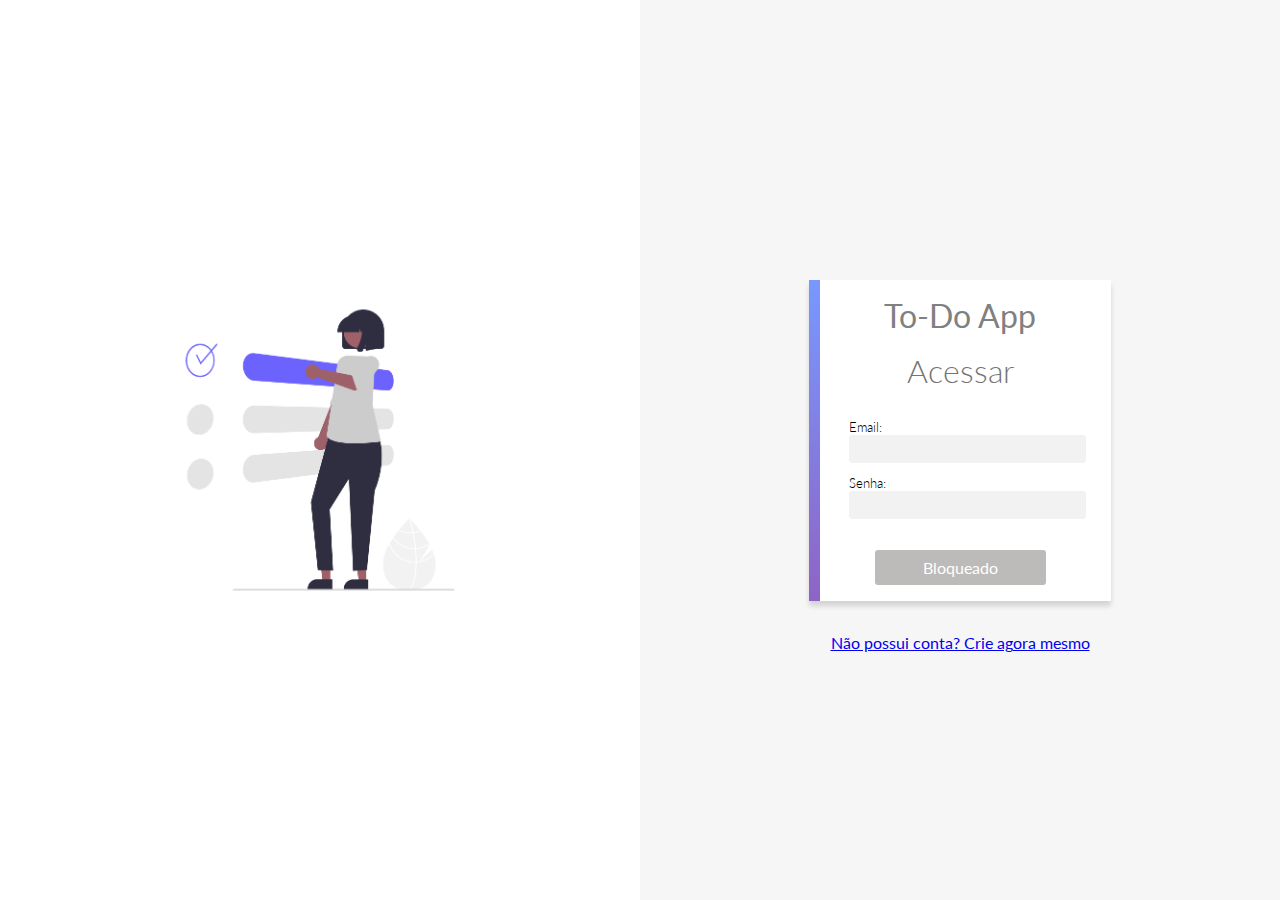
<file: index.html>
<!DOCTYPE html>
<html lang="pt-BR">

<head>
  <meta charset="UTF-8">
  <meta http-equiv="X-UA-Compatible" content="IE=edge">
  <meta name="viewport" content="width=device-width, initial-scale=1.0">
  <title>To-Do App</title>

 <!-- CSS -->
  <link rel="stylesheet" href="./styles/acesso.css">
</head>

<body>
  <div class="leftContainer">
    <img src="./assets/pessoa-login.png" alt="">
  </div>

  <div class="rightContainer">
    <form>
      <div class="formHeader">
        <p>To-Do App</p>
      </div>
      <h1>Acessar</h1>
      <label>
        Email:
        <input id="inputEmail" type="text" required>
      </label>
      <small id="erroEmailLogin"></small>

      <label>
        Senha:
        <input id="inputPassword" type="password" required>
      </label>
      <small id="erroPasswordLogin"></small>

      <button type="submit" id="loginButton" disabled>Acessar</button>
    </form>

    <div class="join">
      <a href="signup.html">Não possui conta? Crie agora mesmo</a>
    </div>
  </div>

  <!-- JAVASCRIPT -->
  <script src="./scripts/utilities/functions.js"></script>
  <script src="./scripts/pages/login.js"></script>

</body>

</html>
</file>
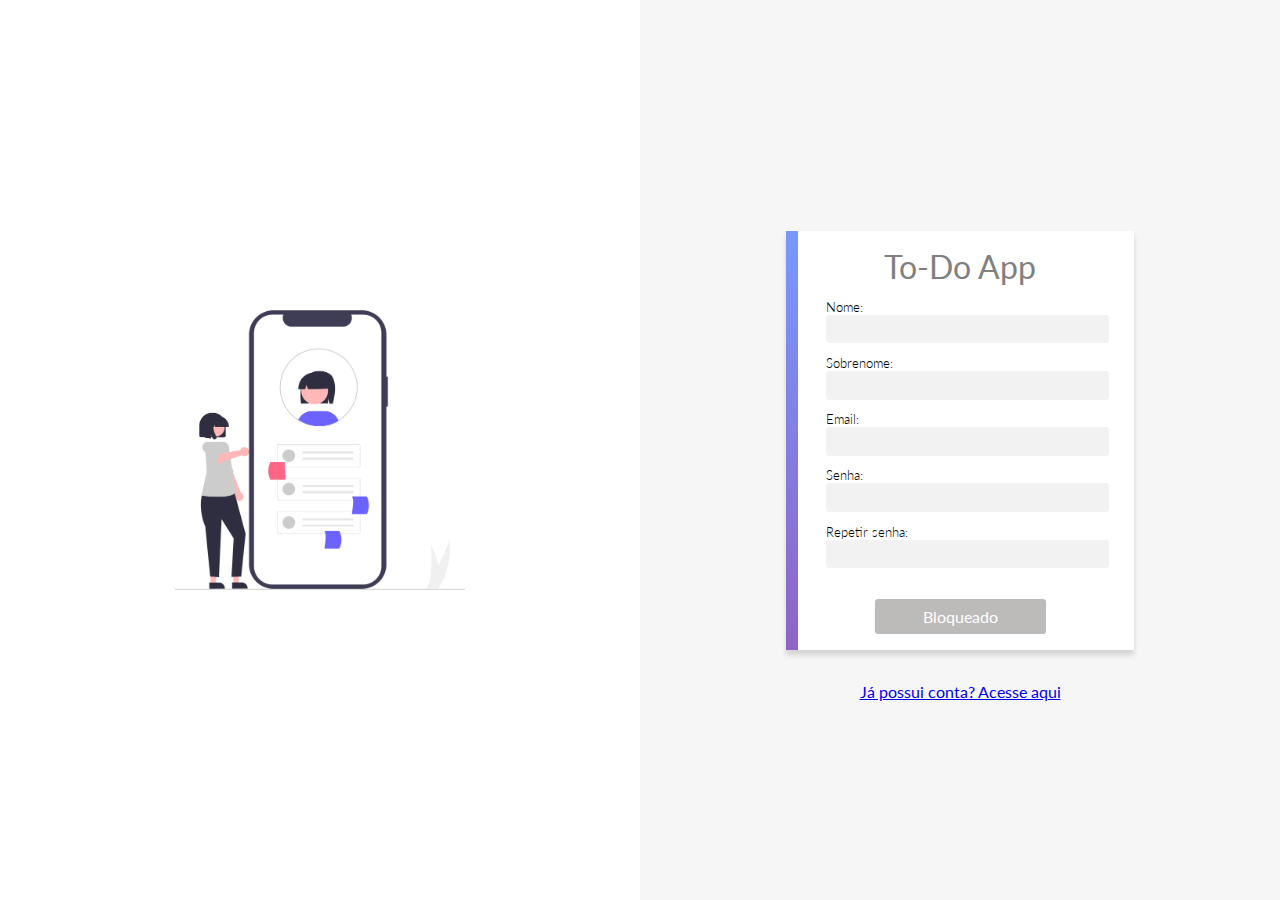
<file: signup.html>
<!DOCTYPE html>
<html lang="pt-BR">

<head>
  <meta charset="UTF-8">
  <meta http-equiv="X-UA-Compatible" content="IE=edge">
  <meta name="viewport" content="width=device-width, initial-scale=1.0">
  <title>To-Do App</title>

<!-- CSS -->
  <link rel="stylesheet" href="./styles/acesso.css">
</head>

<body>

  <div class="leftContainer">
    <img src="./assets/pessoa-signup.png" alt="">
  </div>
  <div class="rightContainer">
    <form>
      <div class="formHeader">
        <p>To-Do App</p>
      </div>

      <label>
        Nome:
        <input type="text" id="nameReg">
      </label>
      <small id="errorNameReg"></small>

      <label>
        Sobrenome:
        <input type="text" id="surnameReg">
      </label>
      <small id="errorSurnameReg"></small>

      <label>
        Email:
        <input type="email" id="emailReg">
      </label>
      <small id="errorEmailReg"></small>

      <label>
        Senha:
        <input type="password" id="passwordReg">
      </label>
      <small id="errorPasswordReg"></small>

      <label>
        Repetir senha:
        <input type="password" id="confirmPasswordReg">
      </label>
      <small id="errorConfirmPasswordReg"></small>

      <button id="buttonReg" disabled >Criar conta</button>
    </form>

    <div class="join">
      <a href="index.html">Já possui conta? Acesse aqui</a>
    </div>
  </div>

  <!-- JAVASCRIPT -->
  <script src="./scripts/utilities/functions.js"></script>
  <script src="./scripts/pages/signup.js" type="module"></script>

</body>

</html>
</file>
<file: styles/acesso.css>
@import url('./common.css');

body{
  display: flex;
}

h1 {
  color: rgb(116, 116, 116);
  font-weight: 300;
  margin: .5em 0;
}

form {
  position: relative;
  max-width: 26em;
  background-color: white;
  display: flex;
  align-items: center;
  flex-direction: column;
  margin: 2em auto;
  box-shadow: 0 5px 5px lightgrey;
  padding: 1em 2.5em;
  box-sizing: border-box;
}

form:after {
  position: absolute;
  content: '';
  width: .7em;
  height: 100%;
  top: 0;
  left: 0;
  background: linear-gradient(var(--primary), var(--secondary));
}


input {
  width: 100%;
  padding: .4em .5em;
  background-color: var(--app-grey);
  border: 1px solid var(--app-grey);
  border-radius: .2em;
}

input:focus {
  outline: none;
  border: 1px solid lightgrey;
}

label {
  width: 100%;
  font-weight: 300;
  margin-bottom: -.1em;
  margin-top: 1em;
  font-size: .8em;
}

button {
  padding: .5em 3em;
  background-color: var(--primary);
  color: white;
  margin-top: 2em;
  font-weight: 400;
  font-size: 1em;
}

.formHeader {
  color: grey;
  font-size: 2em;
}
.join{
  text-align: center;
}
.leftContainer{
  width: 50%;  
  background-color: white;
  text-align: center;
  display: flex;
  align-items: center;
  justify-content: center;
}
.leftContainer img{
  width:60%;
}
.rightContainer{
  width: 50%;
  display: flex;
  flex-direction: column;
  align-items: center;
  justify-content: center;
}

small{
  display: flex;
  font-size: 10px;
  font-style: bold;
  color: red;
}
</file>
